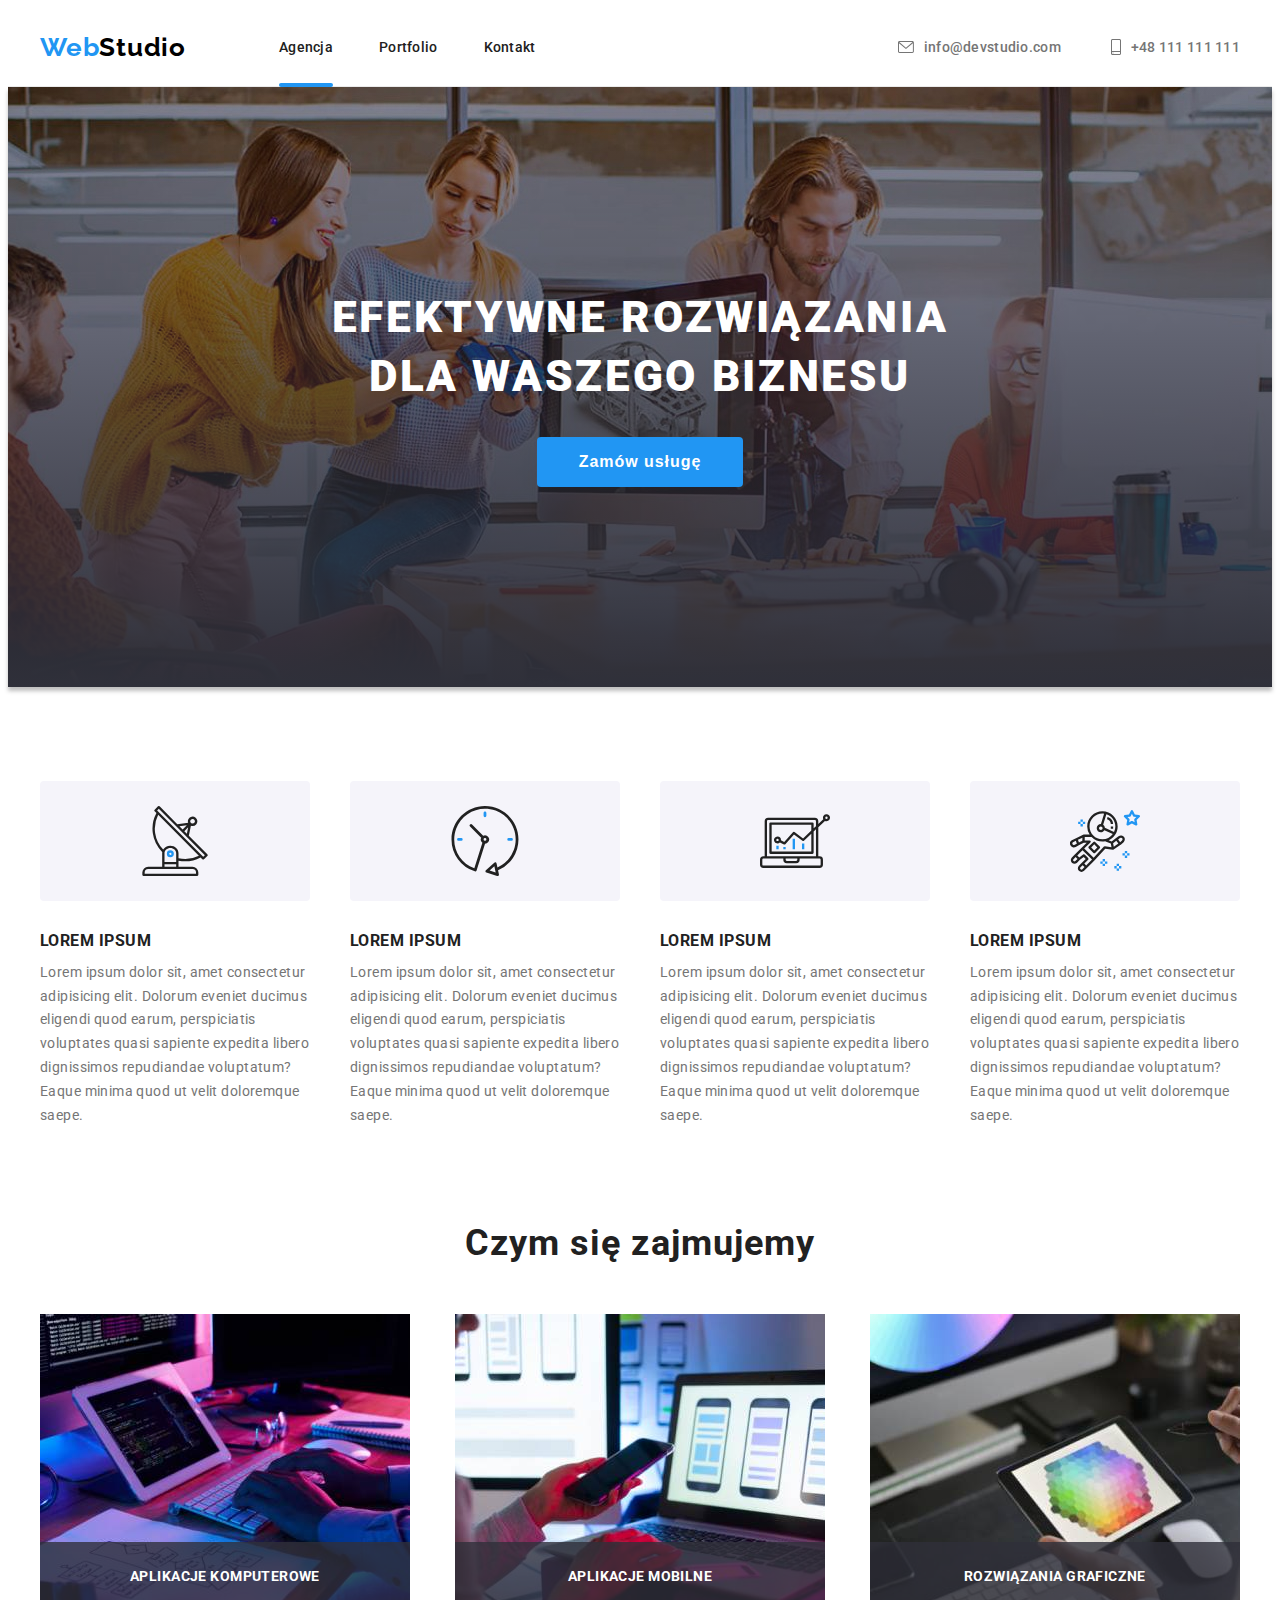
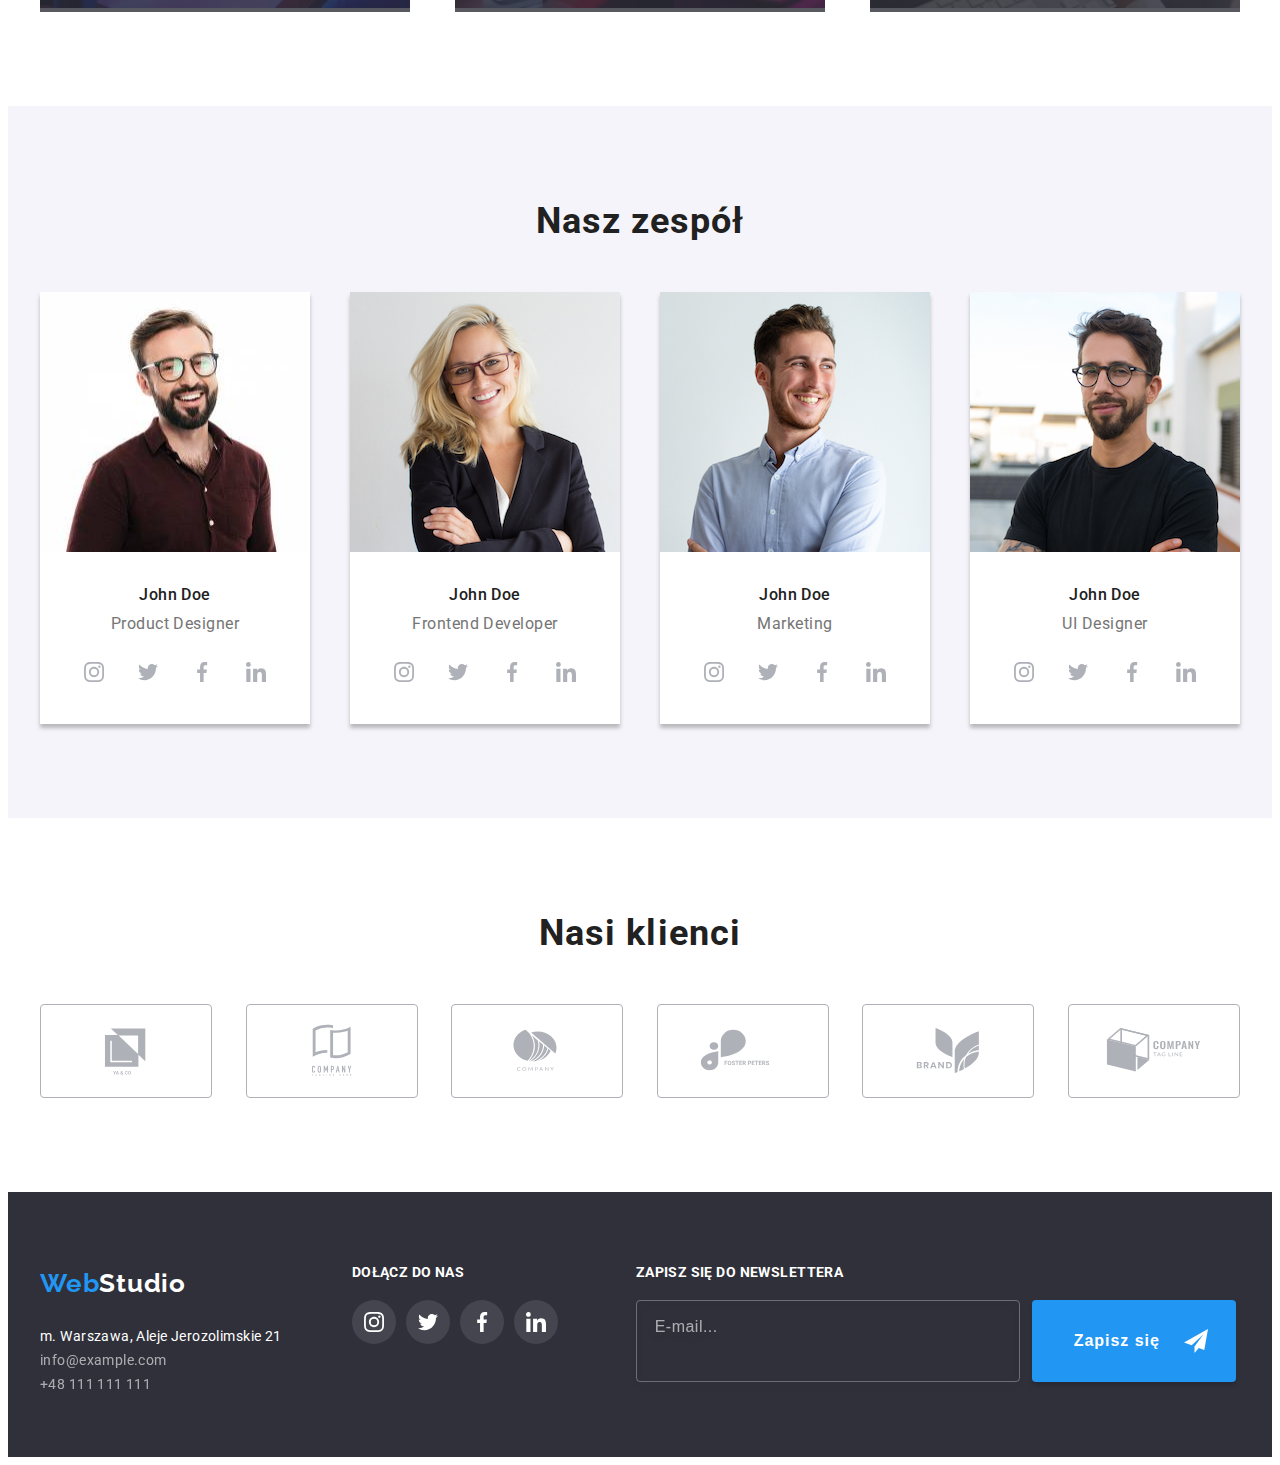
<file: index.html>
<!DOCTYPE html>
<html lang="pl">
  <head>
    <meta charset="UTF-8" />
    <meta name="description" content="Charakterystyka naszego studio" />
    <meta name="viewport" content="width=device-width, initial-scale=1.0" />
    <link
      rel="stylesheet"
      href="https://cdnjs.cloudflare.com/ajax/libs/modern-normalize/1.1.0/modern-normalize.min.css"
      integrity="sha512-wpPYUAdjBVSE4KJnH1VR1HeZfpl1ub8YT/NKx4PuQ5NmX2tKuGu6U/JRp5y+Y8XG2tV+wKQpNHVUX03MfMFn9Q=="
      crossorigin="anonymous"
      referrerpolicy="no-referrer"
    />
    <link rel="preconnect" href="https://fonts.googleapis.com" />
    <link rel="preconnect" href="https://fonts.gstatic.com" crossorigin />
    <link
      href="https://fonts.googleapis.com/css2?family=Raleway:wght@700&family=Roboto:wght@400;500;700;900&display=swap"
      rel="stylesheet"
    />
    <link href="./css/main.min.css" rel="stylesheet" />
    <title>Studio</title>
  </head>
  <body>
    <header class="header">
      <div class="container header__container">
        <nav class="navigation header__navigation">
          <a href="./index.html" class="logo"><span class="logo__first-half">Web</span>Studio</a>
          <ul class="navigation__link-list">
            <li class="navigation__link-list-point">
              <a href="./index.html" class="navigation__link navigation__link--current">Agencja</a>
            </li>
            <li class="navigation__link-list-point navigation__link-list-point--internal-margin">
              <a href="./portfolio.html" class="navigation__link">Portfolio</a>
            </li>
            <li class="navigation__link-list-point navigation__link-list-point--internal-margin">
              <a href="#" class="navigation__link">Kontakt</a>
            </li>
          </ul>
        </nav>
        <ul class="contact-list header__contact-list">
          <li class="contact-list__point">
            <a href="mailto:info@devstudio.com" class="contact-list__link">
              <svg class="contact-list__icon" width="16" height="12">
                <use href="./images/icons.svg#icon-envelope"></use>
              </svg>
              info@devstudio.com
            </a>
          </li>
          <li class="contact-list__point contact-list__point--internal-margin">
            <a href="tel:+48111111111" class="contact-list__link">
              <svg class="contact-list__icon" width="10" height="16">
                <use href="./images/icons.svg#icon-smartphone"></use>
              </svg>
              +48 111 111 111
            </a>
          </li>
        </ul>
      </div>
    </header>
    <main>
      <section class="section section__banner">
        <div class="container">
          <div class="banner">
            <h1 class="banner__title">Efektywne rozwiązania dla Waszego biznesu</h1>
            <button type="button" class="banner__btn" data-modal-open>Zamów usługę</button>
          </div>
        </div>
      </section>
      <section class="section section__opinions">
        <div class="container">
          <h2 class="subtitle subtitle--opinions">Nasze atuty</h2>
          <ul class="opinions__list">
            <li class="opinions__list-point opinions__list-point--limiter">
              <div class="opinions__icon-cont">
                <svg width="70" height="70">
                  <use href="./images/icons2.svg#icon-antenna"></use>
                </svg>
              </div>
              <h3 class="opinions__lead">Lorem ipsum</h3>
              <p class="opinions__txt">
                Lorem ipsum dolor sit, amet consectetur adipisicing elit. Dolorum eveniet ducimus
                eligendi quod earum, perspiciatis voluptates quasi sapiente expedita libero
                dignissimos repudiandae voluptatum? Eaque minima quod ut velit doloremque saepe.
              </p>
            </li>
            <li
              class="opinions__list-point opinions__list-point--limiter opinions__list-point--internal-margin"
            >
              <div class="opinions__icon-cont">
                <svg width="70" height="70">
                  <use href="./images/icons2.svg#icon-clock"></use>
                </svg>
              </div>
              <h3 class="opinions__lead">Lorem ipsum</h3>
              <p class="opinions__txt">
                Lorem ipsum dolor sit, amet consectetur adipisicing elit. Dolorum eveniet ducimus
                eligendi quod earum, perspiciatis voluptates quasi sapiente expedita libero
                dignissimos repudiandae voluptatum? Eaque minima quod ut velit doloremque saepe.
              </p>
            </li>
            <li
              class="opinions__list-point opinions__list-point--limiter opinions__list-point--internal-margin"
            >
              <div class="opinions__icon-cont">
                <svg width="70" height="70">
                  <use href="./images/icons2.svg#icon-diagram"></use>
                </svg>
              </div>
              <h3 class="opinions__lead">Lorem ipsum</h3>
              <p class="opinions__txt">
                Lorem ipsum dolor sit, amet consectetur adipisicing elit. Dolorum eveniet ducimus
                eligendi quod earum, perspiciatis voluptates quasi sapiente expedita libero
                dignissimos repudiandae voluptatum? Eaque minima quod ut velit doloremque saepe.
              </p>
            </li>
            <li
              class="opinions__list-point opinions__list-point--limiter opinions__list-point--internal-margin"
            >
              <div class="opinions__icon-cont">
                <svg width="70" height="70">
                  <use href="./images/icons2.svg#icon-astronaut"></use>
                </svg>
              </div>
              <h3 class="opinions__lead">Lorem ipsum</h3>
              <p class="opinions__txt">
                Lorem ipsum dolor sit, amet consectetur adipisicing elit. Dolorum eveniet ducimus
                eligendi quod earum, perspiciatis voluptates quasi sapiente expedita libero
                dignissimos repudiandae voluptatum? Eaque minima quod ut velit doloremque saepe.
              </p>
            </li>
          </ul>
        </div>
      </section>
      <section class="section section__our-services">
        <div class="container">
          <h2 class="subtitle">Czym się zajmujemy</h2>
          <ul class="our-services__list">
            <li class="our-services__list-point">
              <img src="./images/photo1.jpg" width="370" height="294" alt="Pracujący programista" />
              <div class="our-services__label">Aplikacje komputerowe</div>
            </li>
            <li class="our-services__list-point our-services__list--internal-margin">
              <img
                src="./images/photo2.jpg"
                width="370"
                height="294"
                alt="Pracujący programista mobilny"
              />
              <div class="our-services__label">Aplikacje mobilne</div>
            </li>
            <li class="our-services__list-point our-services__list--internal-margin">
              <img
                src="./images/photo3.jpg"
                width="370"
                height="294"
                alt="Pracujący projektant grafiki"
              />
              <div class="our-services__label">Rozwiązania graficzne</div>
            </li>
          </ul>
        </div>
      </section>
      <section class="section section__team">
        <div class="container">
          <div class="team">
            <h2 class="subtitle">Nasz zespół</h2>
            <ul class="team__card-list">
              <li class="team__card">
                <img src="./images/photo4.jpg" width="270" height="260" alt="Zdjęcie John Doe" />
                <h3 class="team__name">John Doe</h3>
                <p class="team__role">Product Designer</p>
                <ul class="social__icons-list social__icons-list--team-card">
                  <li class="social__icons-cont social__icons-cont--team-card">
                    <svg class="social__icon social__icon--team-card" width="20" height="20">
                      <use href="./images/icons.svg#icon-instagram"></use>
                    </svg>
                  </li>
                  <li
                    class="social__icons-cont social__icons-cont--team-card social__icons-cont--internal-margin"
                  >
                    <svg class="social__icon social__icon--team-card" width="20" height="20">
                      <use href="./images/icons.svg#icon-twitter"></use>
                    </svg>
                  </li>
                  <li
                    class="social__icons-cont social__icons-cont--team-card social__icons-cont--internal-margin"
                  >
                    <svg class="social__icon social__icon--team-card" width="20" height="20">
                      <use href="./images/icons.svg#icon-facebook"></use>
                    </svg>
                  </li>
                  <li
                    class="social__icons-cont social__icons-cont--team-card social__icons-cont--internal-margin"
                  >
                    <svg class="social__icon social__icon--team-card" width="20" height="20">
                      <use href="./images/icons.svg#icon-linkedin"></use>
                    </svg>
                  </li>
                </ul>
              </li>
              <li class="team__card">
                <img src="./images/photo5.jpg" width="270" height="260" alt="Zdjęcie John Doe" />
                <h3 class="team__name">John Doe</h3>
                <p class="team__role">Frontend Developer</p>
                <ul class="social__icons-list social__icons-list--team-card">
                  <li class="social__icons-cont social__icons-cont--team-card">
                    <svg class="social__icon social__icon--team-card" width="20" height="20">
                      <use href="./images/icons.svg#icon-instagram"></use>
                    </svg>
                  </li>
                  <li
                    class="social__icons-cont social__icons-cont--team-card social__icons-cont--internal-margin"
                  >
                    <svg class="social__icon social__icon--team-card" width="20" height="20">
                      <use href="./images/icons.svg#icon-twitter"></use>
                    </svg>
                  </li>
                  <li
                    class="social__icons-cont social__icons-cont--team-card social__icons-cont--internal-margin"
                  >
                    <svg class="social__icon social__icon--team-card" width="20" height="20">
                      <use href="./images/icons.svg#icon-facebook"></use>
                    </svg>
                  </li>
                  <li
                    class="social__icons-cont social__icons-cont--team-card social__icons-cont--internal-margin"
                  >
                    <svg class="social__icon social__icon--team-card" width="20" height="20">
                      <use href="./images/icons.svg#icon-linkedin"></use>
                    </svg>
                  </li>
                </ul>
              </li>
              <li class="team__card">
                <img src="./images/photo6.jpg" width="270" height="260" alt="Zdjęcie John Doe" />
                <h3 class="team__name">John Doe</h3>
                <p class="team__role">Marketing</p>
                <ul class="social__icons-list social__icons-list--team-card">
                  <li class="social__icons-cont social__icons-cont--team-card">
                    <svg class="social__icon social__icon--team-card" width="20" height="20">
                      <use href="./images/icons.svg#icon-instagram"></use>
                    </svg>
                  </li>
                  <li
                    class="social__icons-cont social__icons-cont--team-card social__icons-cont--internal-margin"
                  >
                    <svg class="social__icon social__icon--team-card" width="20" height="20">
                      <use href="./images/icons.svg#icon-twitter"></use>
                    </svg>
                  </li>
                  <li
                    class="social__icons-cont social__icons-cont--team-card social__icons-cont--internal-margin"
                  >
                    <svg class="social__icon social__icon--team-card" width="20" height="20">
                      <use href="./images/icons.svg#icon-facebook"></use>
                    </svg>
                  </li>
                  <li
                    class="social__icons-cont social__icons-cont--team-card social__icons-cont--internal-margin"
                  >
                    <svg class="social__icon social__icon--team-card" width="20" height="20">
                      <use href="./images/icons.svg#icon-linkedin"></use>
                    </svg>
                  </li>
                </ul>
              </li>
              <li class="team__card">
                <img src="./images/photo7.jpg" width="270" height="260" alt="Zdjęcie John Doe" />
                <h3 class="team__name">John Doe</h3>
                <p class="team__role">UI Designer</p>
                <ul class="social__icons-list social__icons-list--team-card">
                  <li class="social__icons-cont social__icons-cont--team-card">
                    <svg class="social__icon social__icon--team-card" width="20" height="20">
                      <use href="./images/icons.svg#icon-instagram"></use>
                    </svg>
                  </li>
                  <li
                    class="social__icons-cont social__icons-cont--team-card social__icons-cont--internal-margin"
                  >
                    <svg class="social__icon social__icon--team-card" width="20" height="20">
                      <use href="./images/icons.svg#icon-twitter"></use>
                    </svg>
                  </li>
                  <li
                    class="social__icons-cont social__icons-cont--team-card social__icons-cont--internal-margin"
                  >
                    <svg class="social__icon social__icon--team-card" width="20" height="20">
                      <use href="./images/icons.svg#icon-facebook"></use>
                    </svg>
                  </li>
                  <li
                    class="social__icons-cont social__icons-cont--team-card social__icons-cont--internal-margin"
                  >
                    <svg class="social__icon social__icon--team-card" width="20" height="20">
                      <use href="./images/icons.svg#icon-linkedin"></use>
                    </svg>
                  </li>
                </ul>
              </li>
            </ul>
          </div>
        </div>
      </section>
      <section class="section section__clients">
        <div class="container">
          <h2 class="subtitle">Nasi klienci</h2>
          <ul class="clients__icons-list">
            <li class="clients__icon-cont">
              <svg class="clients__icon" width="106" height="60">
                <use href="./images/icons.svg#icon-client1"></use>
              </svg>
            </li>
            <li class="clients__icon-cont">
              <svg class="clients__icon" width="106" height="60">
                <use href="./images/icons.svg#icon-client2"></use>
              </svg>
            </li>
            <li class="clients__icon-cont">
              <svg class="clients__icon" width="106" height="60">
                <use href="./images/icons.svg#icon-client3"></use>
              </svg>
            </li>
            <li class="clients__icon-cont">
              <svg class="clients__icon" width="106" height="60">
                <use href="./images/icons.svg#icon-client4"></use>
              </svg>
            </li>
            <li class="clients__icon-cont">
              <svg class="clients__icon" width="106" height="60">
                <use href="./images/icons.svg#icon-client5"></use>
              </svg>
            </li>
            <li class="clients__icon-cont">
              <svg class="clients__icon" width="106" height="60">
                <use href="./images/icons.svg#icon-client6"></use>
              </svg>
            </li>
          </ul>
        </div>
      </section>
    </main>
    <footer class="footer">
      <div class="container footer__container">
        <div class="full-contact">
          <a href="./index.html" class="logo logo--altcolor"
            ><span class="logo__first-half">Web</span>Studio</a
          >
          <address class="full-contact__address">
            m. Warszawa, Aleje Jerozolimskie 21
            <ul class="full-contact__address-list">
              <li>
                <a href="mailto:info@example.com" class="full-contact__address-link"
                  >info@example.com</a
                >
              </li>
              <li>
                <a href="tel:+48111111111" class="full-contact__address-link">+48 111 111 111</a>
              </li>
            </ul>
          </address>
        </div>
        <div class="social__wrapper social__wrapper--footer">
          Dołącz do nas
          <ul class="social__icons-list social__icons-list--footer">
            <li class="social__icons-cont social__icons-cont--footer">
              <svg class="social__icon social__icon--footer" width="20" height="20">
                <use href="./images/icons.svg#icon-instagram"></use>
              </svg>
            </li>
            <li
              class="social__icons-cont social__icons-cont--footer social__icons-cont--internal-margin"
            >
              <svg class="social__icon social__icon--footer" width="20" height="20">
                <use href="./images/icons.svg#icon-twitter"></use>
              </svg>
            </li>
            <li
              class="social__icons-cont social__icons-cont--footer social__icons-cont--internal-margin"
            >
              <svg class="social__icon social__icon--footer" width="20" height="20">
                <use href="./images/icons.svg#icon-facebook"></use>
              </svg>
            </li>
            <li
              class="social__icons-cont social__icons-cont--footer social__icons-cont--internal-margin"
            >
              <svg class="social__icon social__icon--footer" width="20" height="20">
                <use href="./images/icons.svg#icon-linkedin"></use>
              </svg>
            </li>
          </ul>
        </div>
        <div class="subscribe subscribe--footer">
          <form name="subscribe" method="post" action="javascript:void(0);">
            <label class="subscribe__label" for="ft-subscribe-email"
              >Zapisz się do newslettera</label
            >
            <div class="subscribe__cont">
              <fieldset class="subscribe__field">
                <input
                  class="subscribe__input"
                  type="email"
                  name="email"
                  id="ft-subscribe-email"
                  placeholder="E-mail..."
                />
              </fieldset>
              <button class="subscribe__btn" type="submit">
                Zapisz się
                <svg class="subscribe__icon" width="24" height="24">
                  <use href="./images/icons.svg#icon-send"></use>
                </svg>
              </button>
            </div>
          </form>
        </div>
      </div>
    </footer>
    <div class="backdrop is-hidden" data-modal>
      <div class="modal">
        <button type="button" class="modal__close-btn" data-modal-close>
          <svg class="modal__icon-close" width="18" height="18">
            <use href="./images/icons.svg#icon-close"></use>
          </svg>
        </button>
        <h2 class="subtitle subtitle--modal">Zostaw swoje dane w formularzu poniżej</h2>
        <form name="contact" method="post" action="javascript:void(0);">
          <label class="modal__label" for="modal-contact-name">Imię</label>
          <fieldset class="modal__field">
            <svg class="modal__contact-icon" width="18" height="18">
              <use href="./images/icons.svg#icon-person"></use>
            </svg>
            <input class="modal__input" type="text" name="name" id="modal-contact-name" />
          </fieldset>
          <label class="modal__label" for="modal-contact-phone">Telefon</label>
          <fieldset class="modal__field">
            <svg class="modal__contact-icon" width="18" height="18">
              <use href="./images/icons.svg#icon-phone"></use>
            </svg>
            <input class="modal__input" type="tel" name="phone" id="modal-contact-phone" />
          </fieldset>
          <label class="modal__label" for="modal-contact-email">E-mail</label>
          <fieldset class="modal__field">
            <svg class="modal__contact-icon" width="18" height="18">
              <use href="./images/icons.svg#icon-email"></use>
            </svg>
            <input class="modal__input" type="email" name="email" id="modal-contact-email" />
          </fieldset>
          <label class="modal__label" for="modal-contact-comment">Komentarz</label>
          <textarea
            class="modal__comment-input"
            name="comment"
            id="modal-contact-comment"
            placeholder="Wprowadź tekst..."
          ></textarea>
          <div class="modal__agreement-cont">
            <label for="modal-contact-agreement" class="modal__agreement">
              <input
                type="checkbox"
                name="agreement"
                class="modal__checkmark"
                id="modal-contact-agreement"
              />
              <svg class="modal__custom-checkmark" width="17" height="16">
                <use href="./images/icons.svg#icon-checkmark"></use>
              </svg>
              Oświadczam
            </label>
            , iż akceptuję&nbsp;
            <a class="modal__link" href="#" target="_blank">Regulamin</a>
            &nbsp;i&nbsp;
            <a class="modal__link" href="#" target="_blank">Politykę Prywatności</a>.
          </div>
          <button class="modal__btn" type="submit">Wyślij</button>
        </form>
      </div>
    </div>
    <script src="./js/modal.js"></script>
  </body>
</html>
</file>
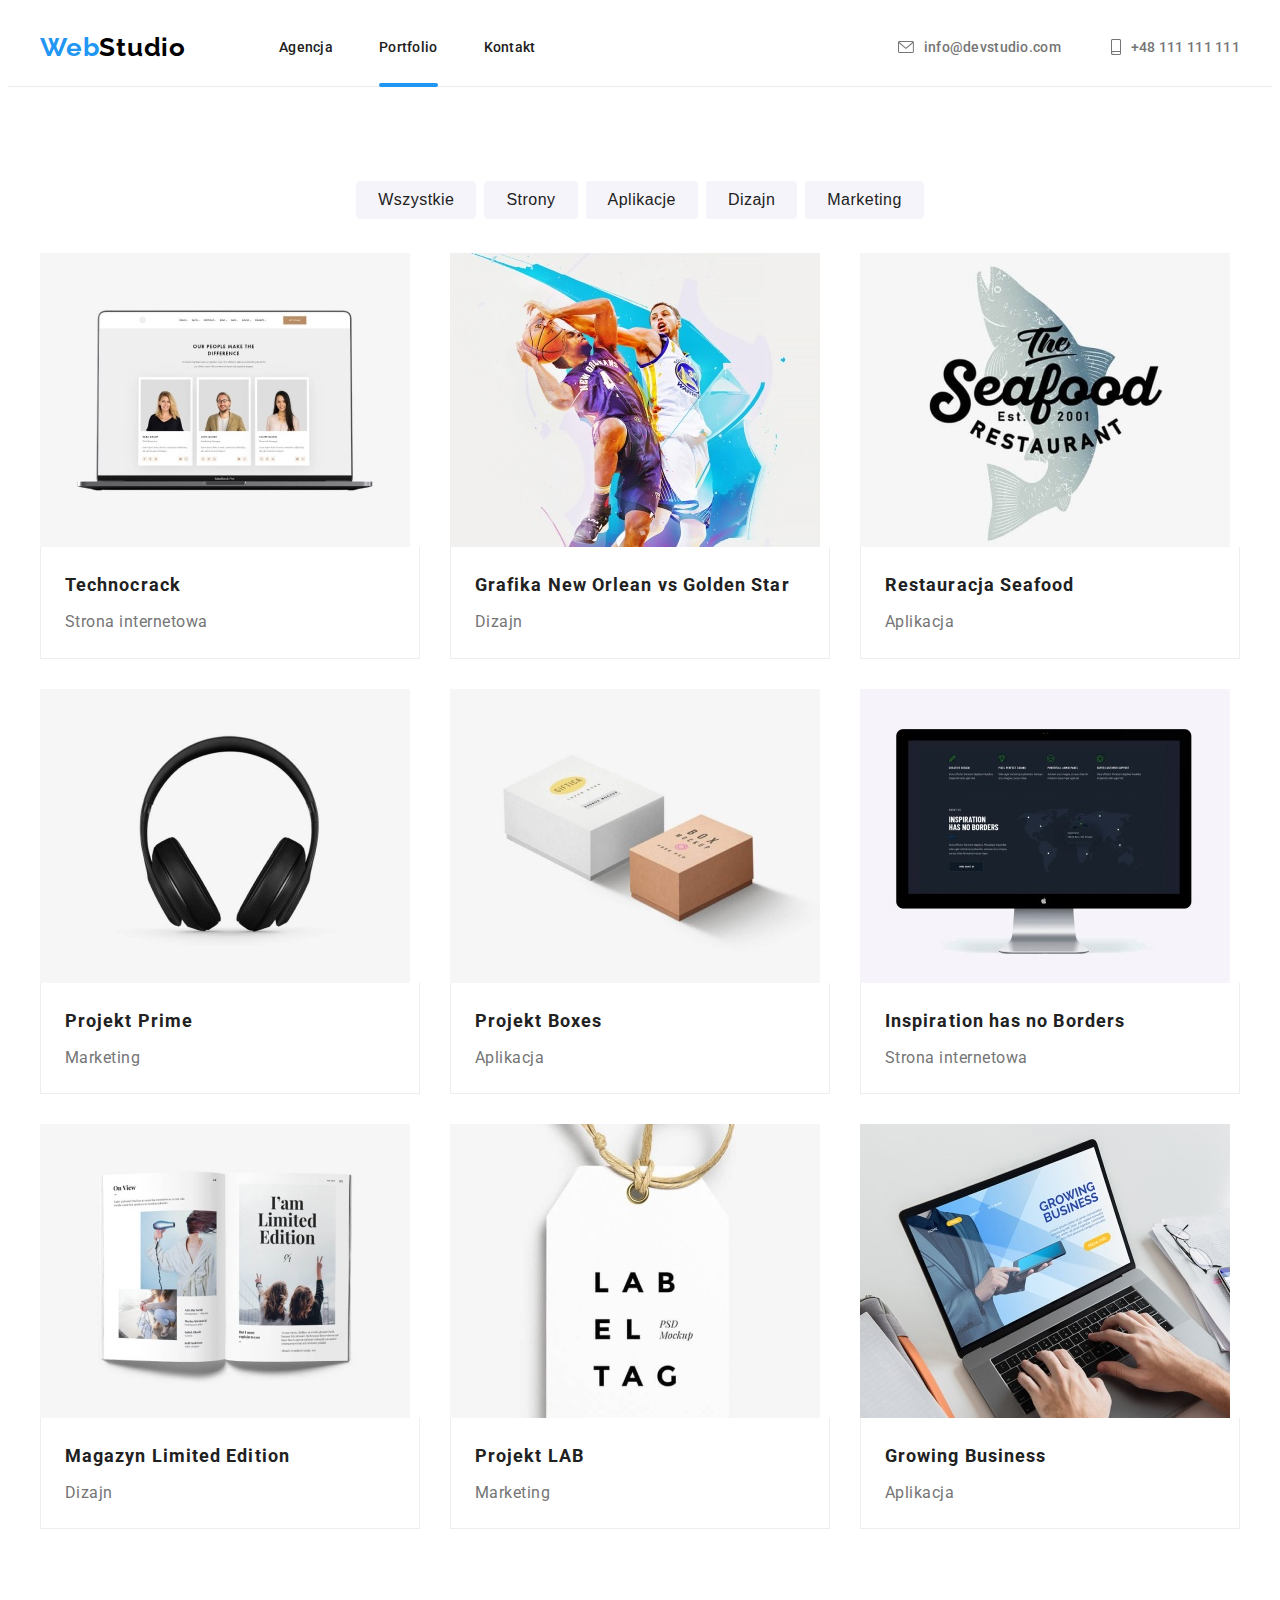
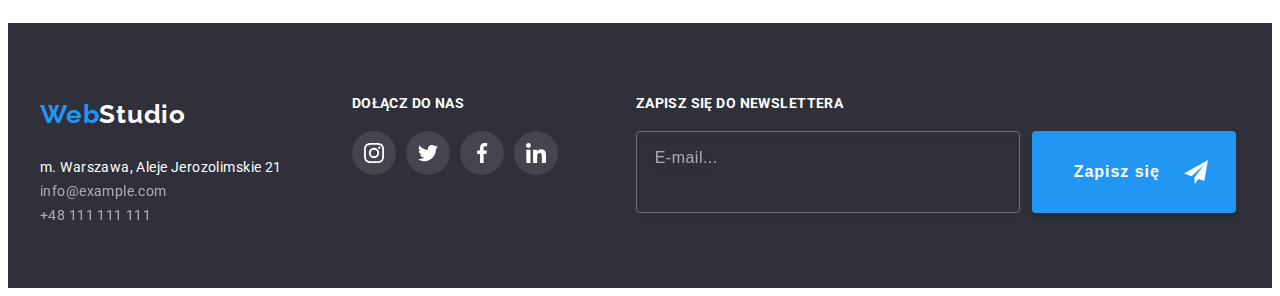
<file: portfolio.html>
<!DOCTYPE html>
<html lang="pl">
  <head>
    <meta charset="UTF-8" />
    <meta name="description" content="Portfolio naszego studio" />
    <meta name="viewport" content="width=device-width, initial-scale=1.0" />
    <link
      rel="stylesheet"
      href="https://cdnjs.cloudflare.com/ajax/libs/modern-normalize/1.1.0/modern-normalize.min.css"
      integrity="sha512-wpPYUAdjBVSE4KJnH1VR1HeZfpl1ub8YT/NKx4PuQ5NmX2tKuGu6U/JRp5y+Y8XG2tV+wKQpNHVUX03MfMFn9Q=="
      crossorigin="anonymous"
      referrerpolicy="no-referrer"
    />
    <link rel="preconnect" href="https://fonts.googleapis.com" />
    <link rel="preconnect" href="https://fonts.gstatic.com" crossorigin />
    <link
      href="https://fonts.googleapis.com/css2?family=Raleway:wght@700&family=Roboto:wght@400;500;700;900&display=swap"
      rel="stylesheet"
    />
    <link href="./css/main.min.css" rel="stylesheet" />
    <title>Portfolio</title>
  </head>
  <body>
    <header class="header">
      <div class="container header__container">
        <nav class="navigation header__navigation">
          <a href="./index.html" class="logo"><span class="logo__first-half">Web</span>Studio</a>
          <ul class="navigation__link-list">
            <li class="navigation__link-list-point">
              <a href="./index.html" class="navigation__link">Agencja</a>
            </li>
            <li class="navigation__link-list-point navigation__link-list-point--internal-margin">
              <a href="./portfolio.html" class="navigation__link navigation__link--current"
                >Portfolio</a
              >
            </li>
            <li class="navigation__link-list-point navigation__link-list-point--internal-margin">
              <a href="#" class="navigation__link">Kontakt</a>
            </li>
          </ul>
        </nav>
        <ul class="contact-list header__contact-list">
          <li class="contact-list__point">
            <a href="mailto:info@devstudio.com" class="contact-list__link">
              <svg class="contact-list__icon" width="16" height="12">
                <use href="./images/icons.svg#icon-envelope"></use>
              </svg>
              info@devstudio.com
            </a>
          </li>
          <li class="contact-list__point contact-list__point--internal-margin">
            <a href="tel:+48111111111" class="contact-list__link">
              <svg class="contact-list__icon" width="10" height="16">
                <use href="./images/icons.svg#icon-smartphone"></use>
              </svg>
              +48 111 111 111
            </a>
          </li>
        </ul>
      </div>
    </header>
    <main>
      <section class="section section__projects-header">
        <div class="container">
          <h1 class="projects-header__title projects-header__title--biggest">
            Nasze Dotychczasowe Projekty
          </h1>
          <h2 class="projects-header__title projects-header__title--big">Filtry</h2>
          <ul class="projects-header__filters-list">
            <li class="projects-header__filters-list-point">
              <button class="projects-header__filter-btn" type="button">Wszystkie</button>
            </li>
            <li
              class="projects-header__filters-list-point projects-header__filters-list-point--internal-margin"
            >
              <button class="projects-header__filter-btn" type="button">Strony</button>
            </li>
            <li
              class="projects-header__filters-list-point projects-header__filters-list-point--internal-margin"
            >
              <button class="projects-header__filter-btn" type="button">Aplikacje</button>
            </li>
            <li
              class="projects-header__filters-list-point projects-header__filters-list-point--internal-margin"
            >
              <button class="projects-header__filter-btn" type="button">Dizajn</button>
            </li>
            <li
              class="projects-header__filters-list-point projects-header__filters-list-point--internal-margin"
            >
              <button class="projects-header__filter-btn" type="button">Marketing</button>
            </li>
          </ul>
        </div>
      </section>
      <section class="section section__projects-gallery">
        <div class="container">
          <ul class="projects-gallery projects-gallery--portfolio">
            <li class="projects-gallery__card">
              <div class="projects-gallery__window">
                <img
                  class="projects-gallery__picture"
                  src="./images/portfolio1.jpg"
                  width="370"
                  height="294"
                  alt="Laptop wyświetlający stronę Technocrack."
                />
                <div class="projects-gallery__overlay">
                  Technocrack jest popularną platformą wykorzystywaną do rozpowszechniania
                  koronawirusa. Firmy wykorzystują tę platformę do celów szpiegowskich i ataków na
                  niezabezpieczone serwery konkurencji.
                </div>
              </div>
              <div class="projects-gallery__description">
                <h3 class="projects-gallery__title">Technocrack</h3>
                <p>Strona internetowa</p>
              </div>
            </li>
            <li class="projects-gallery__card">
              <div class="projects-gallery__window">
                <img
                  class="projects-gallery__picture"
                  src="./images/portfolio2.jpg"
                  width="370"
                  height="294"
                  alt="Rywalizujący ze sobą zawodnicy koszykówki."
                />
                <div class="projects-gallery__overlay">
                  Technocrack jest popularną platformą wykorzystywaną do rozpowszechniania
                  koronawirusa. Firmy wykorzystują tę platformę do celów szpiegowskich i ataków na
                  niezabezpieczone serwery konkurencji.
                </div>
              </div>
              <div class="projects-gallery__description">
                <h3 class="projects-gallery__title">Grafika New Orlean vs Golden Star</h3>
                <p>Dizajn</p>
              </div>
            </li>
            <li class="projects-gallery__card">
              <div class="projects-gallery__window">
                <img
                  class="projects-gallery__picture"
                  src="./images/portfolio3.jpg"
                  width="370"
                  height="294"
                  alt="Ryba symbolizująca restaurację Seafood - logo."
                />
                <div class="projects-gallery__overlay">
                  Technocrack jest popularną platformą wykorzystywaną do rozpowszechniania
                  koronawirusa. Firmy wykorzystują tę platformę do celów szpiegowskich i ataków na
                  niezabezpieczone serwery konkurencji.
                </div>
              </div>
              <div class="projects-gallery__description">
                <h3 class="projects-gallery__title">Restauracja Seafood</h3>
                <p>Aplikacja</p>
              </div>
            </li>
            <li class="projects-gallery__card">
              <div class="projects-gallery__window">
                <img
                  class="projects-gallery__picture"
                  src="./images/portfolio4.jpg"
                  width="370"
                  height="294"
                  alt="Słuchawki nauszne."
                />
                <div class="projects-gallery__overlay">
                  Technocrack jest popularną platformą wykorzystywaną do rozpowszechniania
                  koronawirusa. Firmy wykorzystują tę platformę do celów szpiegowskich i ataków na
                  niezabezpieczone serwery konkurencji.
                </div>
              </div>
              <div class="projects-gallery__description">
                <h3 class="projects-gallery__title">Projekt Prime</h3>
                <p>Marketing</p>
              </div>
            </li>
            <li class="projects-gallery__card">
              <div class="projects-gallery__window">
                <img
                  class="projects-gallery__picture"
                  src="./images/portfolio5.jpg"
                  width="370"
                  height="294"
                  alt="Dwa ozdobne pudełka."
                />
                <div class="projects-gallery__overlay">
                  Technocrack jest popularną platformą wykorzystywaną do rozpowszechniania
                  koronawirusa. Firmy wykorzystują tę platformę do celów szpiegowskich i ataków na
                  niezabezpieczone serwery konkurencji.
                </div>
              </div>
              <div class="projects-gallery__description">
                <h3 class="projects-gallery__title">Projekt Boxes</h3>
                <p>Aplikacja</p>
              </div>
            </li>
            <li class="projects-gallery__card">
              <div class="projects-gallery__window">
                <img
                  class="projects-gallery__picture"
                  src="./images/portfolio6.jpg"
                  width="370"
                  height="294"
                  alt="Monitor wyświetlający stronę 'Inspiration has no Borders'."
                />
                <div class="projects-gallery__overlay">
                  Technocrack jest popularną platformą wykorzystywaną do rozpowszechniania
                  koronawirusa. Firmy wykorzystują tę platformę do celów szpiegowskich i ataków na
                  niezabezpieczone serwery konkurencji.
                </div>
              </div>
              <div class="projects-gallery__description">
                <h3 class="projects-gallery__title">Inspiration has no Borders</h3>
                <p>Strona internetowa</p>
              </div>
            </li>
            <li class="projects-gallery__card">
              <div class="projects-gallery__window">
                <img
                  class="projects-gallery__picture"
                  src="./images/portfolio7.jpg"
                  width="370"
                  height="294"
                  alt="Otwarta gazeta o modzie."
                />
                <div class="projects-gallery__overlay">
                  Technocrack jest popularną platformą wykorzystywaną do rozpowszechniania
                  koronawirusa. Firmy wykorzystują tę platformę do celów szpiegowskich i ataków na
                  niezabezpieczone serwery konkurencji.
                </div>
              </div>
              <div class="projects-gallery__description">
                <h3 class="projects-gallery__title">Magazyn Limited Edition</h3>
                <p>Dizajn</p>
              </div>
            </li>
            <li class="projects-gallery__card">
              <div class="projects-gallery__window">
                <img
                  class="projects-gallery__picture"
                  src="./images/portfolio8.jpg"
                  width="370"
                  height="294"
                  alt="Ozdobna etykieta."
                />
                <div class="projects-gallery__overlay">
                  Technocrack jest popularną platformą wykorzystywaną do rozpowszechniania
                  koronawirusa. Firmy wykorzystują tę platformę do celów szpiegowskich i ataków na
                  niezabezpieczone serwery konkurencji.
                </div>
              </div>
              <div class="projects-gallery__description">
                <h3 class="projects-gallery__title">Projekt LAB</h3>
                <p>Marketing</p>
              </div>
            </li>
            <li class="projects-gallery__card">
              <div class="projects-gallery__window">
                <img
                  class="projects-gallery__picture"
                  src="./images/portfolio9.jpg"
                  width="370"
                  height="294"
                  alt="Praca na laptopie w programie 'Growing Business'."
                />
                <div class="projects-gallery__overlay">
                  Technocrack jest popularną platformą wykorzystywaną do rozpowszechniania
                  koronawirusa. Firmy wykorzystują tę platformę do celów szpiegowskich i ataków na
                  niezabezpieczone serwery konkurencji.
                </div>
              </div>
              <div class="projects-gallery__description">
                <h3 class="projects-gallery__title">Growing Business</h3>
                <p>Aplikacja</p>
              </div>
            </li>
          </ul>
        </div>
      </section>
    </main>
    <footer class="footer">
      <div class="container footer__container">
        <div class="full-contact">
          <a href="./index.html" class="logo logo--altcolor"
            ><span class="logo__first-half">Web</span>Studio</a
          >
          <address class="full-contact__address">
            m. Warszawa, Aleje Jerozolimskie 21
            <ul class="full-contact__address-list">
              <li>
                <a href="mailto:info@example.com" class="full-contact__address-link"
                  >info@example.com</a
                >
              </li>
              <li>
                <a href="tel:+48111111111" class="full-contact__address-link">+48 111 111 111</a>
              </li>
            </ul>
          </address>
        </div>
        <div class="social__wrapper social__wrapper--footer">
          Dołącz do nas
          <ul class="social__icons-list social__icons-list--footer">
            <li class="social__icons-cont social__icons-cont--footer">
              <svg class="social__icon social__icon--footer" width="20" height="20">
                <use href="./images/icons.svg#icon-instagram"></use>
              </svg>
            </li>
            <li
              class="social__icons-cont social__icons-cont--footer social__icons-cont--internal-margin"
            >
              <svg class="social__icon social__icon--footer" width="20" height="20">
                <use href="./images/icons.svg#icon-twitter"></use>
              </svg>
            </li>
            <li
              class="social__icons-cont social__icons-cont--footer social__icons-cont--internal-margin"
            >
              <svg class="social__icon social__icon--footer" width="20" height="20">
                <use href="./images/icons.svg#icon-facebook"></use>
              </svg>
            </li>
            <li
              class="social__icons-cont social__icons-cont--footer social__icons-cont--internal-margin"
            >
              <svg class="social__icon social__icon--footer" width="20" height="20">
                <use href="./images/icons.svg#icon-linkedin"></use>
              </svg>
            </li>
          </ul>
        </div>
        <div class="subscribe subscribe--footer">
          <form name="subscribe" method="post" action="javascript:void(0);">
            <label class="subscribe__label" for="ft-subscribe-email"
              >Zapisz się do newslettera</label
            >
            <div class="subscribe__cont">
              <fieldset class="subscribe__field">
                <input
                  class="subscribe__input"
                  type="email"
                  name="email"
                  id="ft-subscribe-email"
                  placeholder="E-mail..."
                />
              </fieldset>
              <button class="subscribe__btn" type="submit">
                Zapisz się
                <svg class="subscribe__icon" width="24" height="24">
                  <use href="./images/icons.svg#icon-send"></use>
                </svg>
              </button>
            </div>
          </form>
        </div>
      </div>
    </footer>
  </body>
</html>
</file>
<file: css/main.min.css>
h1,h2,h3,h4,h5,h6,p,ul{margin:0;padding:0}fieldset{-webkit-margin-start:0;margin-inline-start:0;-webkit-margin-end:0;margin-inline-end:0;-webkit-padding-before:0;padding-block-start:0;-webkit-padding-start:0;padding-inline-start:0;-webkit-padding-end:0;padding-inline-end:0;-webkit-padding-after:0;padding-block-end:0}body{background-color:#fff;color:#757575;font-family:Roboto,sans-serif;font-size:14px;line-height:1.17}.subtitle{text-align:center;color:#212121;font-size:36px;font-weight:700;letter-spacing:.03em}.subtitle--modal{font-size:20px;line-height:1.15;margin-bottom:12px}.subtitle--opinions{display:none}.container{margin:0 auto;padding:0 15px;max-width:1200px}.header__container{padding:24px 15px;display:-webkit-box;display:-ms-flexbox;display:flex;-webkit-box-pack:justify;-ms-flex-pack:justify;justify-content:space-between;-webkit-box-align:center;-ms-flex-align:center;align-items:center;-ms-flex-wrap:wrap;flex-wrap:wrap}.footer__container{padding:60px 15px;display:-webkit-box;display:-ms-flexbox;display:flex;-ms-flex-wrap:wrap;flex-wrap:wrap}.section{margin:0;padding:94px 0}.section__banner{padding:0;background-color:#2f303a;background-image:-webkit-gradient(linear, left top, left bottom, from(rgba(47, 48, 58, 0)), to(#2f303a)),url("../images/banner.jpg");background-image:linear-gradient(to bottom, rgba(47, 48, 58, 0), #2f303a),url("../images/banner.jpg");background-repeat:no-repeat,no-repeat;background-size:cover,auto;background-position:center,center;-webkit-box-shadow:0px 4px 4px rgba(0,0,0,.25);box-shadow:0px 4px 4px rgba(0,0,0,.25)}.section__our-services{padding-top:0}.section__team{background-color:#f5f4fa}.section__projects-header{padding-bottom:0}.section__projects-gallery{padding-top:0}.logo{color:#000;font-family:Raleway,sans-serif;font-size:26px;font-weight:700;letter-spacing:.03em;text-decoration:none}.logo__first-half{color:#2196f3}.logo--altcolor{color:#fff}.header{border-bottom:1px solid #ececec}.navigation{display:-webkit-box;display:-ms-flexbox;display:flex;-webkit-box-align:center;-ms-flex-align:center;align-items:center}.header__navigation{min-width:42%;-webkit-box-flex:1;-ms-flex-positive:1;flex-grow:1}.navigation__link-list{list-style:none;display:-webkit-box;display:-ms-flexbox;display:flex;margin-left:93px}.navigation__link-list-point{position:relative}.navigation__link-list-point--internal-margin{margin-left:46px}.navigation__link{color:#212121;font-weight:500;letter-spacing:.02em;text-decoration:none;-webkit-transition:color 250ms cubic-bezier(0.4, 0, 0.2, 1);transition:color 250ms cubic-bezier(0.4, 0, 0.2, 1)}.navigation__link:hover,.navigation__link:focus,.navigation__link:active{color:#2196f3}.navigation__link--current::after{content:"";min-width:100%;height:4px;border:none;border-radius:2px;background-color:#2196f3;position:absolute;bottom:-32px;left:0}.contact-list{list-style:none;display:-webkit-box;display:-ms-flexbox;display:flex;-webkit-box-pack:end;-ms-flex-pack:end;justify-content:flex-end;-webkit-box-align:center;-ms-flex-align:center;align-items:center}.header__contact-list{min-width:25%}.contact-list__point{margin:0}.contact-list__point--internal-margin{margin-left:50px}.contact-list__link{color:#757575;font-weight:500;letter-spacing:.02em;text-decoration:none;display:-webkit-box;display:-ms-flexbox;display:flex;-webkit-box-align:center;-ms-flex-align:center;align-items:center;-webkit-transition:color 250ms cubic-bezier(0.4, 0, 0.2, 1);transition:color 250ms cubic-bezier(0.4, 0, 0.2, 1)}.contact-list__link:hover,.contact-list__link:focus,.contact-list__link:active{color:#2196f3}.contact-list__icon{margin-right:10px;fill:#757575;-webkit-transition:fill 250ms cubic-bezier(0.4, 0, 0.2, 1);transition:fill 250ms cubic-bezier(0.4, 0, 0.2, 1)}.contact-list__link:hover .contact-list__icon,.contact-list__link:focus .contact-list__icon,.contact-list__link:active .contact-list__icon{fill:#2196f3}.social__wrapper{padding:12px 0px;font-weight:700;line-height:1.17;text-transform:uppercase}.social__wrapper--footer{margin-left:70px}.social__icons-list{display:-webkit-box;display:-ms-flexbox;display:flex;list-style:none}.social__icons-list--footer{margin-top:20px;-webkit-box-pack:start;-ms-flex-pack:start;justify-content:flex-start}.social__icons-list--team-card{margin-top:16px;-webkit-box-pack:center;-ms-flex-pack:center;justify-content:center}.social__icons-cont{min-width:44px;min-height:44px;border-radius:50%;border:none;cursor:pointer;display:-webkit-box;display:-ms-flexbox;display:flex;-webkit-box-pack:center;-ms-flex-pack:center;justify-content:center;-webkit-box-align:center;-ms-flex-align:center;align-items:center;-webkit-transition:background-color 250ms cubic-bezier(0.4, 0, 0.2, 1);transition:background-color 250ms cubic-bezier(0.4, 0, 0.2, 1)}.social__icons-cont--footer{background-color:rgba(255,255,255,.1019607843)}.social__icons-cont--team-card{background-color:rgba(0,0,0,0)}.social__icons-cont--internal-margin{margin-left:10px}.social__icons-cont--footer:hover,.social__icons-cont--footer:focus,.social__icons-cont--footer:active,.social__icons-cont--team-card:hover,.social__icons-cont--team-card:focus,.social__icons-cont--team-card:active{background-color:#2196f3}.social__icon{fill:currentColor}.social__icon--footer{fill:#fff}.social__icon--team-card{fill:#afb1b8;-webkit-transition:fill 250ms cubic-bezier(0.4, 0, 0.2, 1);transition:fill 250ms cubic-bezier(0.4, 0, 0.2, 1)}.social__icons-cont--team-card:hover .social__icon--team-card,.social__icons-cont--team-card:focus .social__icon--team-card,.social__icons-cont--team-card:active .social__icon--team-card{fill:#fff}.banner{text-align:center;display:-webkit-box;display:-ms-flexbox;display:flex;-webkit-box-orient:vertical;-webkit-box-direction:normal;-ms-flex-direction:column;flex-direction:column;-webkit-box-pack:center;-ms-flex-pack:center;justify-content:center;-webkit-box-align:center;-ms-flex-align:center;align-items:center;min-height:600px}.banner__title{color:#fff;font-size:44px;text-transform:uppercase;font-weight:900;line-height:1.36;letter-spacing:.06em;max-width:696px}.banner__btn{margin-top:30px;padding:10px 42px;background-color:#2196f3;color:#fff;border:none;border-radius:4px;outline:none;font-size:16px;font-weight:700;line-height:1.88;letter-spacing:.06em;cursor:pointer;-webkit-transition:color 250ms cubic-bezier(0.4, 0, 0.2, 1),background-color 250ms cubic-bezier(0.4, 0, 0.2, 1);transition:color 250ms cubic-bezier(0.4, 0, 0.2, 1),background-color 250ms cubic-bezier(0.4, 0, 0.2, 1)}.banner__btn:hover,.banner__btn:focus{background-color:#f5f4fa;color:#212121}.opinions{display:block}.opinions__list{list-style:none;display:-webkit-box;display:-ms-flexbox;display:flex;-ms-flex-wrap:wrap;flex-wrap:wrap;-webkit-box-pack:justify;-ms-flex-pack:justify;justify-content:space-between}.opinions__list-point{margin:0}.opinions__list-point--internal-margin{margin-left:30px}.opinions__list-point--limiter{max-width:270px}.opinions__icon-cont{max-width:270px;min-height:120px;border-radius:4px;background-color:#f5f4fa;display:-webkit-box;display:-ms-flexbox;display:flex;-webkit-box-pack:center;-ms-flex-pack:center;justify-content:center;-webkit-box-align:center;-ms-flex-align:center;align-items:center}.opinions__lead{margin-top:30px;text-transform:uppercase;color:#212121;font-weight:700;letter-spacing:.03em}.opinions__txt{margin-top:10px;line-height:1.71;letter-spacing:.03em}.our-services{display:block}.our-services__list{margin-top:50px;list-style:none;display:-webkit-box;display:-ms-flexbox;display:flex;-ms-flex-wrap:wrap;flex-wrap:wrap;-webkit-box-pack:justify;-ms-flex-pack:justify;justify-content:space-between}.our-services__list--internal-margin{margin-left:30px}.our-services__list-point{position:relative}.our-services__label{position:absolute;bottom:0px;min-width:100%;min-height:70px;display:-webkit-box;display:-ms-flexbox;display:flex;-webkit-box-pack:center;-ms-flex-pack:center;justify-content:center;-webkit-box-align:center;-ms-flex-align:center;align-items:center;background-color:rgba(47,48,58,.8);color:#fff;text-transform:uppercase;font-weight:700;letter-spacing:.03em}.team{font-size:16px;letter-spacing:.03em}.team__card-list{margin-top:50px;list-style:none;display:-webkit-box;display:-ms-flexbox;display:flex;-ms-flex-wrap:wrap;flex-wrap:wrap;-webkit-box-pack:justify;-ms-flex-pack:justify;justify-content:space-between}.team__card{background-color:#fff;text-align:center;padding-bottom:30px;-webkit-box-shadow:0px 4px 4px rgba(0,0,0,.25);box-shadow:0px 4px 4px rgba(0,0,0,.25)}.team__name{margin-top:30px;color:#212121;font-size:16px;font-weight:500;letter-spacing:.03em}.team__role{margin-top:10px}.clients{display:block}.clients__icons-list{margin-top:50px;list-style:none;display:-webkit-box;display:-ms-flexbox;display:flex;-ms-flex-wrap:wrap;flex-wrap:wrap;-webkit-box-pack:justify;-ms-flex-pack:justify;justify-content:space-between}.clients__icon-cont{min-width:170px;min-height:92px;border:1px solid #afb1b8;border-radius:4px;background-color:rgba(0,0,0,0);display:-webkit-box;display:-ms-flexbox;display:flex;-webkit-box-pack:center;-ms-flex-pack:center;justify-content:center;-webkit-box-align:center;-ms-flex-align:center;align-items:center;cursor:pointer;-webkit-transition:border-color 250ms cubic-bezier(0.4, 0, 0.2, 1);transition:border-color 250ms cubic-bezier(0.4, 0, 0.2, 1)}.clients__icon{fill:#afb1b8;-webkit-transition:fill 250ms cubic-bezier(0.4, 0, 0.2, 1);transition:fill 250ms cubic-bezier(0.4, 0, 0.2, 1)}.clients__icon-cont:hover,.clients__icon-cont:focus,.clients__icon-cont:active{border-color:#2196f3}.clients__icon-cont:hover .clients__icon,.clients__icon-cont:focus .clients__icon,.clients__icon-cont:active .clients__icon{fill:#2196f3}.projects-header{display:block}.projects-header__title{text-align:center;text-transform:uppercase;color:#212121}.projects-header__title--biggest{font-size:44px;font-weight:900;line-height:1.36;letter-spacing:.06em;display:none}.projects-header__title--big{font-size:36px;font-weight:700;letter-spacing:.03em;display:none}.projects-header__filters-list{list-style:none;display:-webkit-box;display:-ms-flexbox;display:flex;-ms-flex-wrap:wrap;flex-wrap:wrap;-webkit-box-pack:center;-ms-flex-pack:center;justify-content:center}.projects-header__filters-list-point{margin:0}.projects-header__filters-list-point--internal-margin{margin-left:8px}.projects-header__filter-btn{padding:6px 22px;background-color:#f5f4fa;color:#212121;border-width:0;border-radius:4px;outline:none;text-align:center;font-size:16px;font-weight:500;line-height:1.63;letter-spacing:.03em;cursor:pointer;-webkit-transition:background-color 250ms cubic-bezier(0.4, 0, 0.2, 1),color 250ms cubic-bezier(0.4, 0, 0.2, 1),-webkit-box-shadow 250ms cubic-bezier(0.4, 0, 0.2, 1);transition:background-color 250ms cubic-bezier(0.4, 0, 0.2, 1),color 250ms cubic-bezier(0.4, 0, 0.2, 1),-webkit-box-shadow 250ms cubic-bezier(0.4, 0, 0.2, 1);transition:background-color 250ms cubic-bezier(0.4, 0, 0.2, 1),color 250ms cubic-bezier(0.4, 0, 0.2, 1),box-shadow 250ms cubic-bezier(0.4, 0, 0.2, 1);transition:background-color 250ms cubic-bezier(0.4, 0, 0.2, 1),color 250ms cubic-bezier(0.4, 0, 0.2, 1),box-shadow 250ms cubic-bezier(0.4, 0, 0.2, 1),-webkit-box-shadow 250ms cubic-bezier(0.4, 0, 0.2, 1)}.projects-header__filter-btn:hover,.projects-header__filter-btn:focus{background-color:#2196f3;color:#fff;-webkit-box-shadow:0px 3px 1px rgba(0,0,0,.1),0px 1px 2px rgba(0,0,0,.08),0px 2px 2px rgba(0,0,0,.12);box-shadow:0px 3px 1px rgba(0,0,0,.1),0px 1px 2px rgba(0,0,0,.08),0px 2px 2px rgba(0,0,0,.12)}.projects-gallery{background-color:#fff;font-size:16px;line-height:1.88;letter-spacing:.03em;list-style:none;display:-webkit-box;display:-ms-flexbox;display:flex;-ms-flex-wrap:wrap;flex-wrap:wrap;gap:30px}.projects-gallery--portfolio{margin-top:34px}.projects-gallery__card{-ms-flex-preferred-size:calc((100% - 60px)/3);flex-basis:calc((100% - 60px)/3);min-width:370px;background-color:#fff;cursor:pointer;-webkit-transition:-webkit-box-shadow 250ms cubic-bezier(0.4, 0, 0.2, 1);transition:-webkit-box-shadow 250ms cubic-bezier(0.4, 0, 0.2, 1);transition:box-shadow 250ms cubic-bezier(0.4, 0, 0.2, 1);transition:box-shadow 250ms cubic-bezier(0.4, 0, 0.2, 1), -webkit-box-shadow 250ms cubic-bezier(0.4, 0, 0.2, 1)}.projects-gallery__window{position:relative;width:370px;height:294px;overflow:hidden}.projects-gallery__picture{display:block}.projects-gallery__overlay{width:370px;height:294px;overflow:auto;position:absolute;top:294px;padding:49px 45px 0px 24px;background-color:rgba(33,150,243,.9019607843);color:#fff;font-size:18px;line-height:1.56;letter-spacing:.03em;-webkit-transition:-webkit-transform 250ms cubic-bezier(0.4, 0, 0.2, 1);transition:-webkit-transform 250ms cubic-bezier(0.4, 0, 0.2, 1);transition:transform 250ms cubic-bezier(0.4, 0, 0.2, 1);transition:transform 250ms cubic-bezier(0.4, 0, 0.2, 1), -webkit-transform 250ms cubic-bezier(0.4, 0, 0.2, 1)}.projects-gallery__description{padding:20px 24px;border-top:none;border-right:1px solid #eee;border-bottom:1px solid #eee;border-left:1px solid #eee}.projects-gallery__title{margin-bottom:4px;color:#212121;font-size:18px;font-weight:700;line-height:2;letter-spacing:.06em}.projects-gallery__card:hover,.projects-gallery__card:focus{-webkit-box-shadow:0px 1px 1px rgba(0,0,0,.12),0px 4px 4px rgba(0,0,0,.06),1px 4px 6px rgba(0,0,0,.16);box-shadow:0px 1px 1px rgba(0,0,0,.12),0px 4px 4px rgba(0,0,0,.06),1px 4px 6px rgba(0,0,0,.16)}.projects-gallery__card:hover .projects-gallery__overlay,.projects-gallery__card:focus .projects-gallery__overlay{-webkit-transform:translateY(-294px);transform:translateY(-294px)}.footer{background-color:#2f303a;color:#fff;line-height:1.71;letter-spacing:.03em}.full-contact{padding-top:9px}.full-contact__address{margin-top:20px;font-style:normal}.full-contact__address-list{list-style:none}.full-contact__address-link{margin-top:9px;color:#fff;opacity:.6;text-decoration:none;-webkit-transition:opacity 250ms cubic-bezier(0.4, 0, 0.2, 1),-webkit-text-decoration 250ms cubic-bezier(0.4, 0, 0.2, 1);transition:opacity 250ms cubic-bezier(0.4, 0, 0.2, 1),-webkit-text-decoration 250ms cubic-bezier(0.4, 0, 0.2, 1);transition:opacity 250ms cubic-bezier(0.4, 0, 0.2, 1),text-decoration 250ms cubic-bezier(0.4, 0, 0.2, 1);transition:opacity 250ms cubic-bezier(0.4, 0, 0.2, 1),text-decoration 250ms cubic-bezier(0.4, 0, 0.2, 1),-webkit-text-decoration 250ms cubic-bezier(0.4, 0, 0.2, 1)}.full-contact__address-link:hover,.full-contact__address-link:focus,.full-contact__address-link:active{opacity:1;text-decoration:underline}.subscribe{padding:12px 0px;font-weight:700;line-height:1.17;text-transform:uppercase}.subscribe--footer{margin-left:78px}.subscribe__label{margin-bottom:20px;display:block}.subscribe__cont{display:-webkit-box;display:-ms-flexbox;display:flex;-ms-flex-wrap:wrap;flex-wrap:wrap}.subscribe__field{min-width:350px;min-height:50px;border:1px solid rgba(255,255,255,.3);border-radius:4px;-webkit-filter:drop-shadow(0px 4px 4px rgba(0, 0, 0, 0.15));filter:drop-shadow(0px 4px 4px rgba(0, 0, 0, 0.15));padding:15px 16px}.subscribe__input{width:100%;background-color:rgba(0,0,0,0);outline:none;border:none;font-size:16px;line-height:1.25;letter-spacing:.03em;color:#fff}.subscribe__input::-webkit-input-placeholder{color:#fff;opacity:.6}.subscribe__input::-moz-placeholder{color:#fff;opacity:.6}.subscribe__input:-ms-input-placeholder{color:#fff;opacity:.6}.subscribe__input::-ms-input-placeholder{color:#fff;opacity:.6}.subscribe__input::placeholder{color:#fff;opacity:.6}.subscribe__btn{display:-webkit-box;display:-ms-flexbox;display:flex;margin-left:12px;padding:10px 28px 10px 42px;min-width:200px;min-height:50px;-webkit-box-pack:center;-ms-flex-pack:center;justify-content:center;-webkit-box-align:center;-ms-flex-align:center;align-items:center;border:none;border-radius:4px;outline:none;-webkit-box-shadow:0px 4px 4px 0px rgba(0,0,0,.15);box-shadow:0px 4px 4px 0px rgba(0,0,0,.15);color:#fff;background-color:#2196f3;font-size:16px;font-weight:700;line-height:1.88;letter-spacing:.06em;cursor:pointer;-webkit-transition:color 250ms cubic-bezier(0.4, 0, 0.2, 1),background-color 250ms cubic-bezier(0.4, 0, 0.2, 1);transition:color 250ms cubic-bezier(0.4, 0, 0.2, 1),background-color 250ms cubic-bezier(0.4, 0, 0.2, 1)}.subscribe__icon{fill:#fff;margin-left:24px;-webkit-transition:fill 250ms cubic-bezier(0.4, 0, 0.2, 1);transition:fill 250ms cubic-bezier(0.4, 0, 0.2, 1)}.subscribe__btn:hover,.subscribe__btn:focus{background-color:#f5f4fa;color:#212121}.subscribe__btn:hover .subscribe__icon,.subscribe__btn:focus .subscribe__icon{fill:#212121}.backdrop{width:100%;height:100%;background-color:rgba(0,0,0,.2);position:fixed;top:0;left:0;-webkit-transform-origin:top center;transform-origin:top center;-webkit-transition:opacity 250ms cubic-bezier(0.4, 0, 0.2, 1),visibility 250ms cubic-bezier(0.4, 0, 0.2, 1),-webkit-transform 250ms cubic-bezier(0.4, 0, 0.2, 1);transition:opacity 250ms cubic-bezier(0.4, 0, 0.2, 1),visibility 250ms cubic-bezier(0.4, 0, 0.2, 1),-webkit-transform 250ms cubic-bezier(0.4, 0, 0.2, 1);transition:opacity 250ms cubic-bezier(0.4, 0, 0.2, 1),transform 250ms cubic-bezier(0.4, 0, 0.2, 1),visibility 250ms cubic-bezier(0.4, 0, 0.2, 1);transition:opacity 250ms cubic-bezier(0.4, 0, 0.2, 1),transform 250ms cubic-bezier(0.4, 0, 0.2, 1),visibility 250ms cubic-bezier(0.4, 0, 0.2, 1),-webkit-transform 250ms cubic-bezier(0.4, 0, 0.2, 1)}.is-hidden{-webkit-transform:translateY(-100%);transform:translateY(-100%);opacity:0;visibility:hidden;pointer-events:none}.modal{max-width:530px;min-height:580px;background-color:#fff;-webkit-box-shadow:0px 1px 3px rgba(0,0,0,.12),0px 1px 1px rgba(0,0,0,.14),0px 2px 1px rgba(0,0,0,.2),0px 4px 4px rgba(0,0,0,.25);box-shadow:0px 1px 3px rgba(0,0,0,.12),0px 1px 1px rgba(0,0,0,.14),0px 2px 1px rgba(0,0,0,.2),0px 4px 4px rgba(0,0,0,.25);border:none;border-radius:4px;position:relative;top:50%;left:50%;-webkit-transform:translate(-50%, -50%);transform:translate(-50%, -50%);padding:40px;text-align:center}.modal__close-btn{min-width:30px;min-height:30px;position:absolute;top:8px;right:8px;border:1px solid rgba(0,0,0,.1019607843);border-radius:50%;background-color:rgba(0,0,0,0);display:-webkit-box;display:-ms-flexbox;display:flex;-webkit-box-pack:center;-ms-flex-pack:center;justify-content:center;-webkit-box-align:center;-ms-flex-align:center;align-items:center;cursor:pointer}.modal__icon-close{fill:#000}.modal__label{color:#757575;font-size:12px;line-height:1.17;letter-spacing:.01em;margin-bottom:4px;display:block;text-align:left}.modal__field{min-width:450px;min-height:40px;border:1px solid rgba(33,33,33,.2);border-radius:4px;margin-bottom:10px;padding:11px 12px;display:-webkit-box;display:-ms-flexbox;display:flex;-webkit-transition:border-color 250ms cubic-bezier(0.4, 0, 0.2, 1);transition:border-color 250ms cubic-bezier(0.4, 0, 0.2, 1)}.modal__contact-icon{fill:#212121;-webkit-transition:fill 250ms cubic-bezier(0.4, 0, 0.2, 1);transition:fill 250ms cubic-bezier(0.4, 0, 0.2, 1)}.modal__field:focus-within{border-color:#2196f3}.modal__field:focus-within .modal__contact-icon{fill:#2196f3}.modal__input{width:100%;background-color:rgba(0,0,0,0);outline:none;border:none;font-size:14px;line-height:1.14;letter-spacing:.02em;color:#212121;margin-left:12px}.modal__comment-input{resize:none;outline:none;padding:12px 16px;margin-bottom:20px;min-width:450px;min-height:120px;border:1px solid rgba(33,33,33,.2);border-radius:4px;font-size:12px;line-height:1.17;letter-spacing:.01em;color:#212121;background-color:rgba(0,0,0,0);-webkit-transition:border-color 250ms cubic-bezier(0.4, 0, 0.2, 1);transition:border-color 250ms cubic-bezier(0.4, 0, 0.2, 1)}.modal__comment-input::-webkit-input-placeholder{color:#757575;opacity:.5}.modal__comment-input::-moz-placeholder{color:#757575;opacity:.5}.modal__comment-input:-ms-input-placeholder{color:#757575;opacity:.5}.modal__comment-input::-ms-input-placeholder{color:#757575;opacity:.5}.modal__comment-input::placeholder{color:#757575;opacity:.5}.modal__comment-input:focus-within{border-color:#2196f3}.modal__agreement-cont{display:-webkit-inline-box;display:-ms-inline-flexbox;display:inline-flex;-ms-flex-wrap:wrap;flex-wrap:wrap;-webkit-box-pack:center;-ms-flex-pack:center;justify-content:center;-webkit-box-align:center;-ms-flex-align:center;align-items:center;margin-bottom:30px;color:#757575;line-height:1.71;letter-spacing:.03em}.modal__agreement{cursor:pointer;line-height:1.71;letter-spacing:.03em;font-size:14px;margin:0;display:-webkit-inline-box;display:-ms-inline-flexbox;display:inline-flex;-ms-flex-wrap:wrap;flex-wrap:wrap;-webkit-box-pack:center;-ms-flex-pack:center;justify-content:center;-webkit-box-align:center;-ms-flex-align:center;align-items:center}.modal__checkmark{width:0;height:0;pointer-events:none}.modal__custom-checkmark{padding:0;margin-right:7px;outline:none;border:2px solid rgba(33,33,33,.2);border-radius:2px;width:17px;height:16px;fill:none;background-color:rgba(0,0,0,0);-webkit-transition:fill 250ms cubic-bezier(0.4, 0, 0.2, 1),background-color 250ms cubic-bezier(0.4, 0, 0.2, 1),border-color 250ms cubic-bezier(0.4, 0, 0.2, 1);transition:fill 250ms cubic-bezier(0.4, 0, 0.2, 1),background-color 250ms cubic-bezier(0.4, 0, 0.2, 1),border-color 250ms cubic-bezier(0.4, 0, 0.2, 1)}.modal__agreement:focus-within .modal__custom-checkmark,.modal__agreement:hover .modal__custom-checkmark{border-color:#2196f3}.modal__checkmark:checked+.modal__custom-checkmark{background-color:#2196f3;fill:#fff}.modal__link{color:#2196f3;text-decoration:underline;-webkit-transition:color 250ms cubic-bezier(0.4, 0, 0.2, 1),-webkit-text-decoration 250ms cubic-bezier(0.4, 0, 0.2, 1);transition:color 250ms cubic-bezier(0.4, 0, 0.2, 1),-webkit-text-decoration 250ms cubic-bezier(0.4, 0, 0.2, 1);transition:color 250ms cubic-bezier(0.4, 0, 0.2, 1),text-decoration 250ms cubic-bezier(0.4, 0, 0.2, 1);transition:color 250ms cubic-bezier(0.4, 0, 0.2, 1),text-decoration 250ms cubic-bezier(0.4, 0, 0.2, 1),-webkit-text-decoration 250ms cubic-bezier(0.4, 0, 0.2, 1)}.modal__link:hover,.modal__link:focus,.modal__link:active{color:#212121;text-decoration:none}.modal__btn{display:inline-block;min-width:200px;min-height:50px;border:none;border-radius:4px;outline:none;color:#fff;background-color:#2196f3;font-size:16px;font-weight:700;line-height:1.88;letter-spacing:.06em;-webkit-box-shadow:0px 4px 4px rgba(0,0,0,.15);box-shadow:0px 4px 4px rgba(0,0,0,.15);cursor:pointer;-webkit-transition:color 250ms cubic-bezier(0.4, 0, 0.2, 1),background-color 250ms cubic-bezier(0.4, 0, 0.2, 1);transition:color 250ms cubic-bezier(0.4, 0, 0.2, 1),background-color 250ms cubic-bezier(0.4, 0, 0.2, 1)}.modal__btn:hover,.modal__btn:focus{background-color:#f5f4fa;color:#212121}/*# sourceMappingURL=main.min.css.map */
</file>
